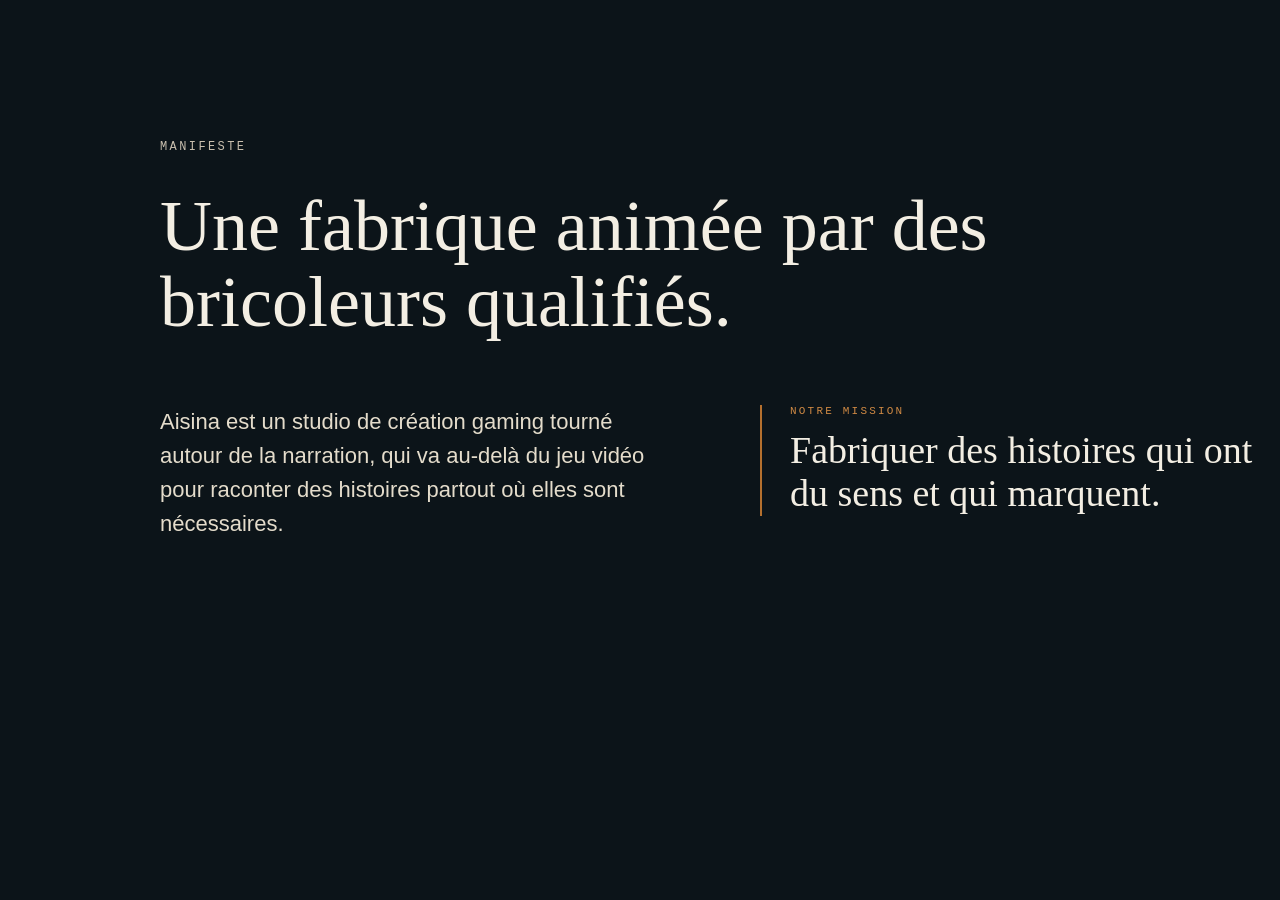
<file: Manifeste.dc.html>
<!doctype html>
<html lang="fr">
<head>
<meta charset="utf-8">
<meta name="robots" content="noindex">
<title>Manifeste</title>
<script src="./support.js"></script>
</head>
<body>
<x-dc>
<helmet>
<style>
body{margin:0}
</style>
</helmet>
<div style="position: relative; width: 1440px; height: 900px; overflow: hidden; color: #C9BFAE; font-family: 'Instrument Sans', sans-serif; background: {{ rootBg }}">
<div style="position: absolute; left: 160px; top: 140px; width: 1120px; display: flex; flex-direction: column">
<!-- contenu:manifeste -->
<div style="display: flex; align-items: center; gap: 20px"><span style="font-family: &quot;Space Mono&quot;, monospace; text-transform: uppercase; font-size: 12px; letter-spacing: 0.2em; color: rgb(201, 191, 174)">MANIFESTE</span><span style="display: none; flex-grow: 1; height: 1px; background: rgba(201, 191, 174, 0.3)"></span></div>
<h2 style="margin: 34px 0 0; max-width: 1000px; font-family: 'Fraunces', serif; font-weight: 300; font-size: 72px; line-height: 1.06; color: #F3EEE3">Une fabrique animée par des bricoleurs qualifiés.</h2>
<div style="display: grid; grid-template-columns: minmax(0, 1fr) minmax(0, 1fr); column-gap: 80px; margin-top: 64px; align-items: start">
<p style="margin: 0; max-width: 520px; font-family: 'Instrument Sans', sans-serif; font-weight: 400; font-size: 22px; line-height: 1.55; color: #E4DCCB">Aisina est un studio de création gaming tourné autour de la narration, qui va au-delà du jeu vidéo pour raconter des histoires partout où elles sont nécessaires.</p>
<div style="padding-left: 28px; border-left: 2px solid #B5702E; display: flex; flex-direction: column; gap: 12px">
<span style="font-family: 'Space Mono', monospace; text-transform: uppercase; font-size: 11px; letter-spacing: 0.2em; color: #D08A44">Notre mission</span>
<span style="font-family: 'Fraunces', serif; font-weight: 300; font-size: 38px; line-height: 1.15; color: #F3EEE3">Fabriquer des histoires qui ont du sens et qui marquent.</span>
</div>
</div>
<!-- /contenu:manifeste -->
</div>

</div>
</x-dc>
<script type="text/x-dc" data-dc-script data-props='{"$preview":{"width":1440,"height":900},"standalone":{"editor":"boolean","default":true}}'>
class Component extends DCLogic {
renderVals() {
const standalone = this.props.standalone ?? true;
return { standalone: standalone, rootBg: standalone ? '#0C1419' : 'transparent' };
}
}
</script>
</body>
</html>
</file>
